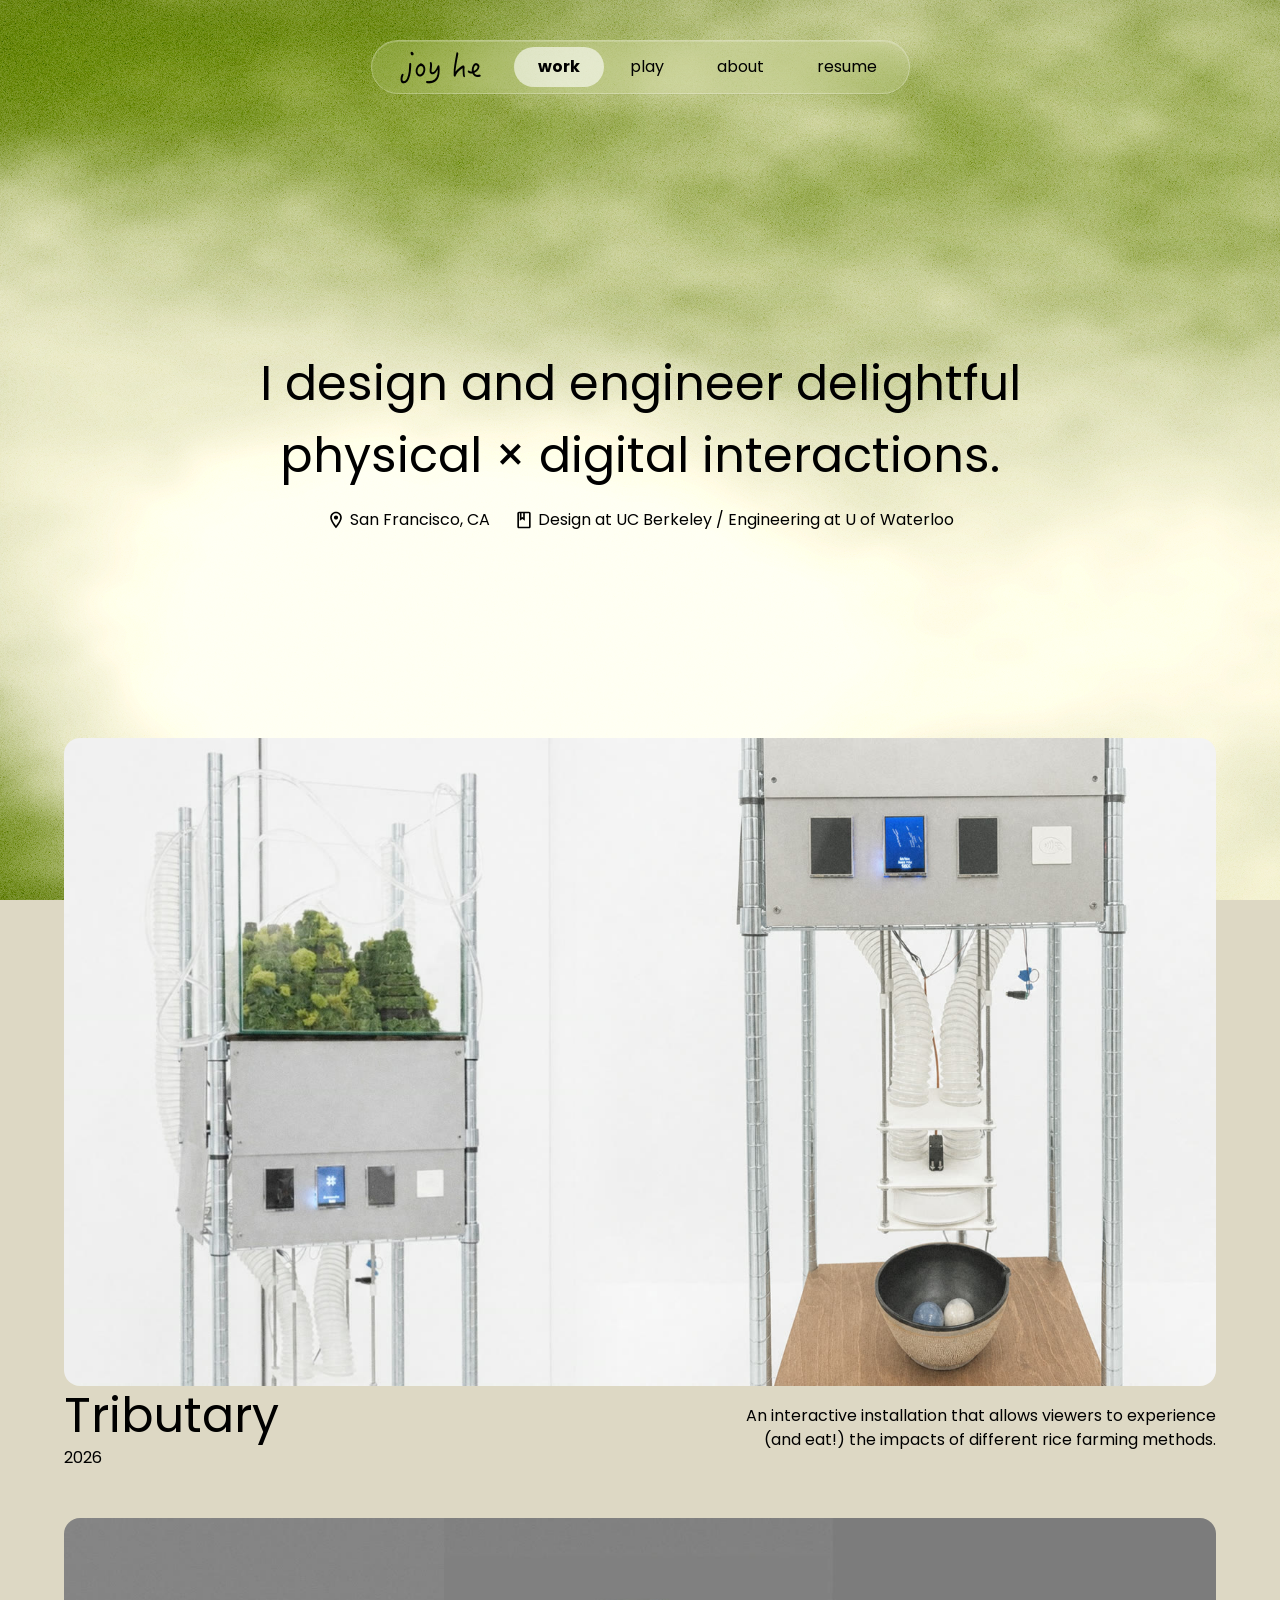
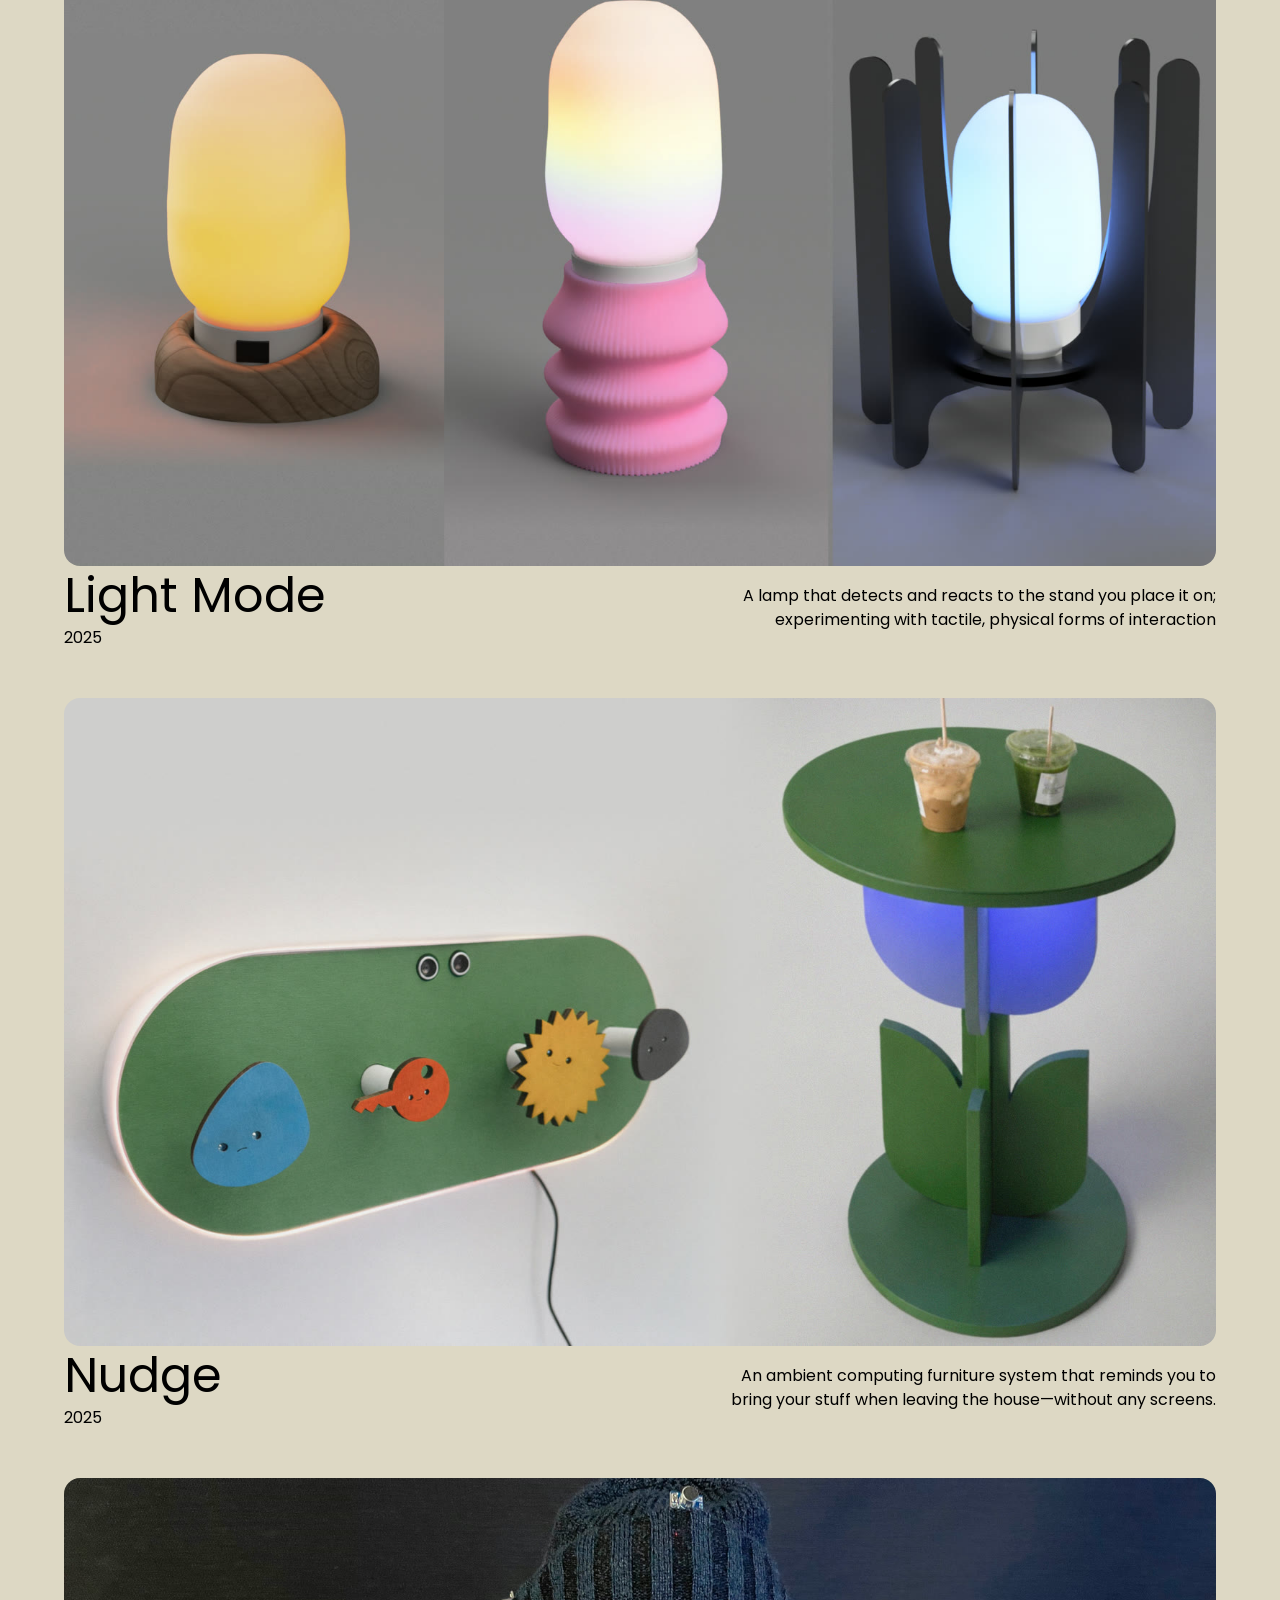
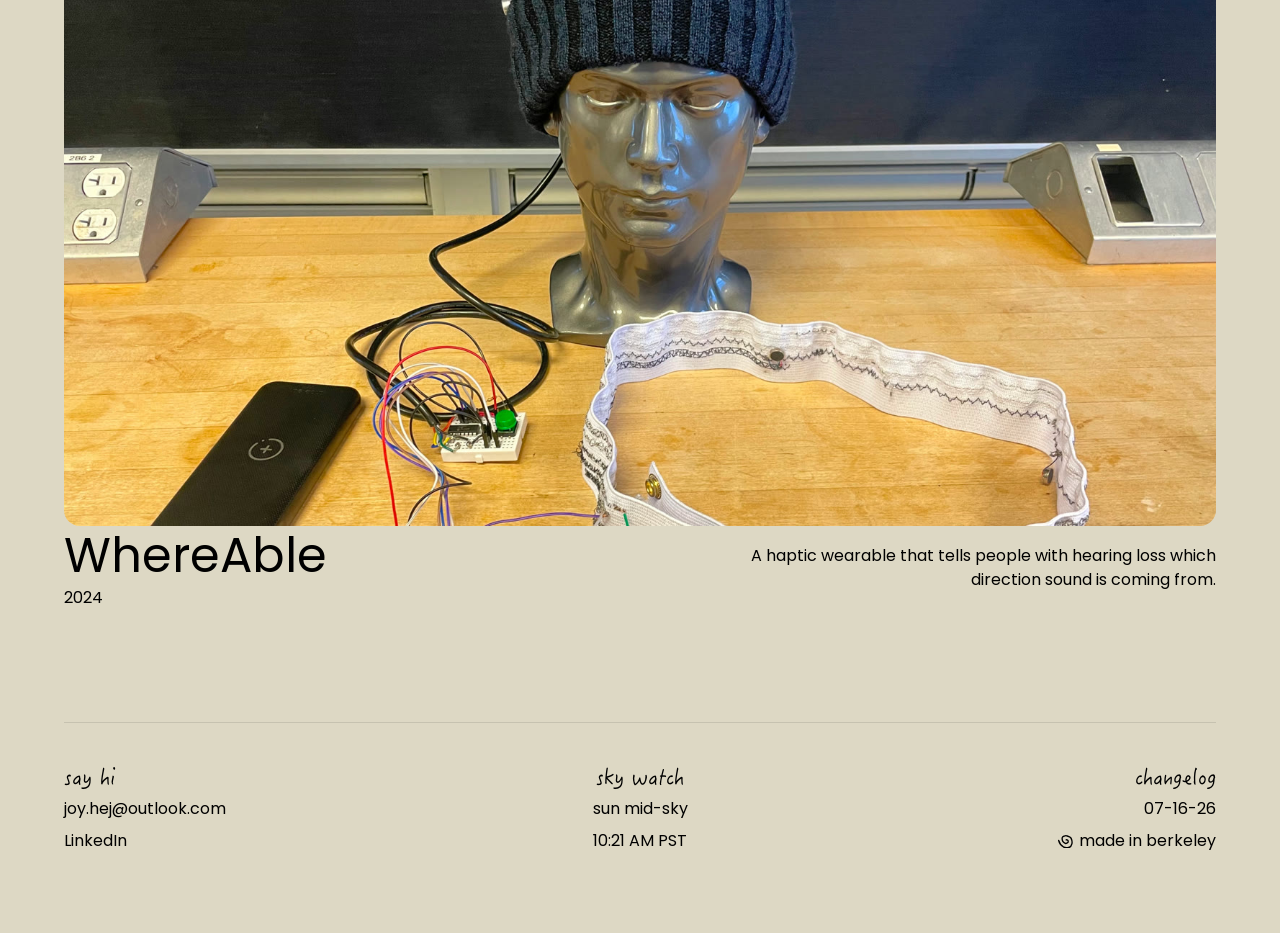
<file: index.html>
<!doctype html>
<html lang="en">
  <head>
    <meta charset="UTF-8" />
    <link rel="icon" type="image/png" sizes="32x32" href="/favicon-32.png" />
    <link rel="icon" type="image/png" sizes="48x48" href="/favicon-48.png" />
    <link rel="icon" href="/favicon.svg" type="image/svg+xml" />
    <link rel="apple-touch-icon" href="/apple-touch-icon.png" />
    <meta name="viewport" content="width=device-width, initial-scale=1.0" />
    <title>Joy He</title>
    <script type="module" crossorigin src="/assets/index-DHZFlKfl.js"></script>
    <link rel="stylesheet" crossorigin href="/assets/index-CkDjI9qw.css">
  </head>
  <body>
    <div id="root"></div>
  </body>
</html>
</file>
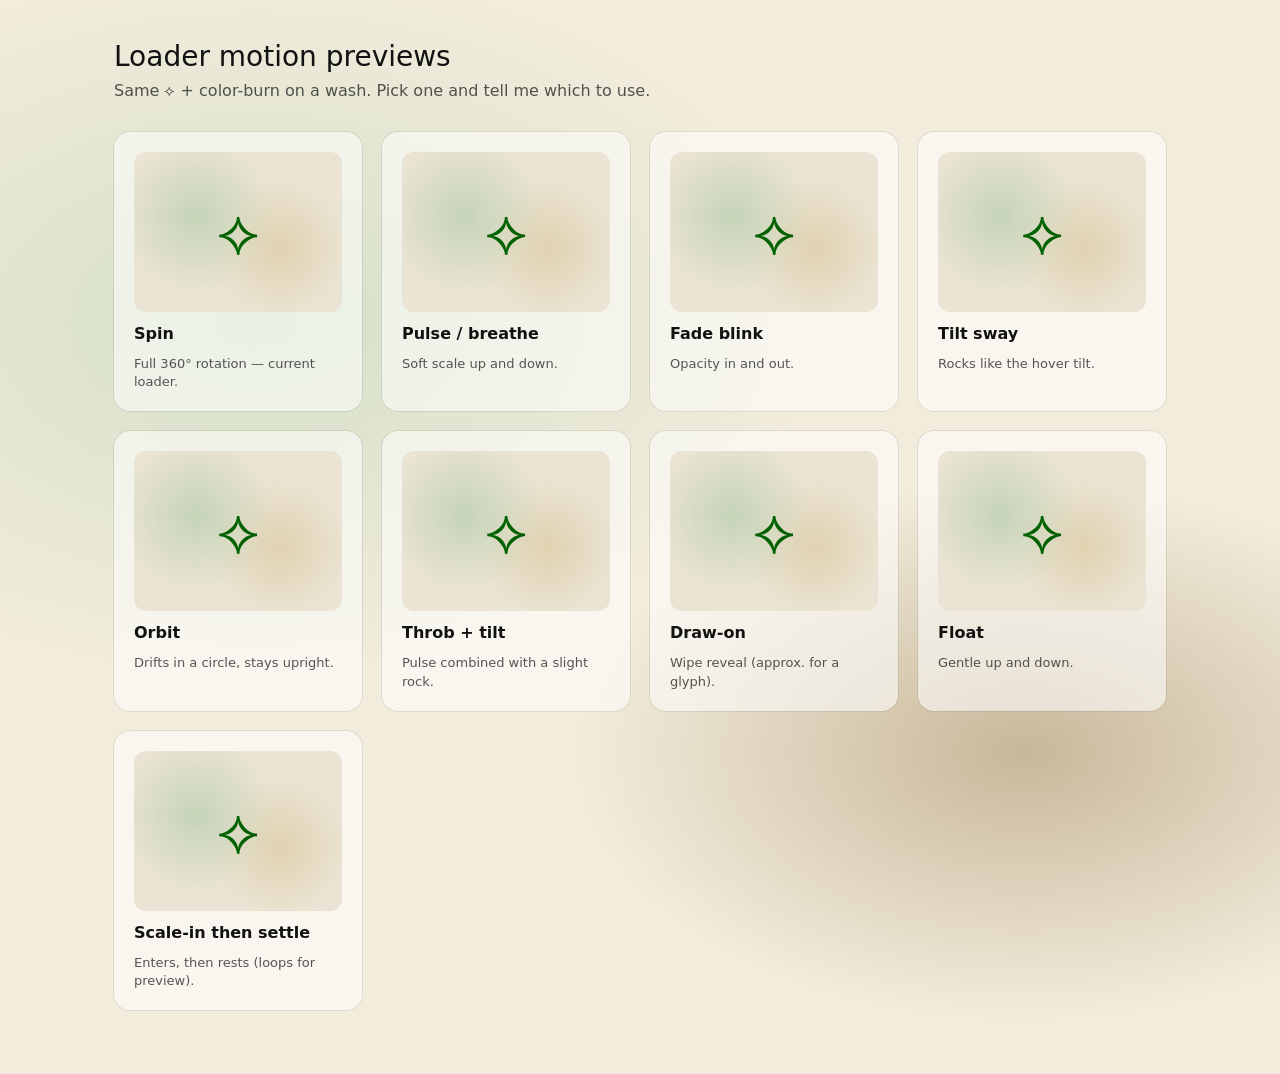
<file: loader-previews.html>
<!doctype html>
<html lang="en">
  <head>
    <meta charset="UTF-8" />
    <meta name="viewport" content="width=device-width, initial-scale=1.0" />
    <title>Loader motion previews</title>
    <style>
      :root {
        --ink: #1e3d2f;
        --wash: #f2ecdc;
      }

      * {
        box-sizing: border-box;
      }

      body {
        margin: 0;
        min-height: 100svh;
        font-family: 'Poppins', system-ui, sans-serif;
        color: #111;
        background:
          radial-gradient(ellipse 80% 60% at 20% 30%, #d4e0c8 0%, transparent 55%),
          radial-gradient(ellipse 70% 50% at 80% 70%, #c8b89a 0%, transparent 50%),
          var(--wash);
      }

      main {
        max-width: 1100px;
        margin: 0 auto;
        padding: 40px 24px 64px;
      }

      h1 {
        margin: 0 0 8px;
        font-size: 28px;
        font-weight: 400;
      }

      .lede {
        margin: 0 0 32px;
        opacity: 0.7;
      }

      .grid {
        display: grid;
        grid-template-columns: repeat(auto-fill, minmax(220px, 1fr));
        gap: 20px;
      }

      .card {
        display: flex;
        flex-direction: column;
        gap: 12px;
        padding: 20px;
        background: rgba(255, 255, 255, 0.55);
        border-radius: 16px;
        box-shadow: 0 0 0 1px rgba(0, 0, 0, 0.08);
      }

      .stage {
        display: flex;
        align-items: center;
        justify-content: center;
        height: 160px;
        border-radius: 12px;
        background:
          radial-gradient(circle at 30% 40%, #c5d4b8, transparent 45%),
          radial-gradient(circle at 70% 60%, #e0d2b0, transparent 40%),
          #ebe4d4;
        overflow: hidden;
      }

      .star-wrap {
        display: flex;
        align-items: center;
        justify-content: center;
        mix-blend-mode: color-burn;
      }

      .star {
        color: var(--ink);
        font-size: 64px;
        line-height: 1;
        user-select: none;
      }

      .card h2 {
        margin: 0;
        font-size: 16px;
        font-weight: 600;
      }

      .card p {
        margin: 0;
        font-size: 13px;
        line-height: 1.4;
        opacity: 0.7;
      }

      /* 1. Spin (current) */
      .motion-spin .star {
        animation: spin 2.4s linear infinite;
      }

      /* 2. Pulse / breathe */
      .motion-pulse .star {
        animation: pulse 1.8s ease-in-out infinite;
      }

      /* 3. Fade blink */
      .motion-fade .star {
        animation: fade 1.6s ease-in-out infinite;
      }

      /* 4. Tilt sway */
      .motion-tilt .star {
        animation: tilt 2s ease-in-out infinite;
      }

      /* 5. Orbit */
      .motion-orbit .star-wrap {
        animation: orbit 2.8s linear infinite;
      }

      /* 6. Throb + tilt */
      .motion-throb .star {
        animation: throb 1.9s ease-in-out infinite;
      }

      /* 7. Draw-on (approximate with clip for glyph) */
      .motion-draw .star {
        animation: draw 2.4s ease-in-out infinite;
      }

      /* 8. Float */
      .motion-float .star {
        animation: float 2.2s ease-in-out infinite;
      }

      /* 9. Scale-in then settle (loop for preview) */
      .motion-settle .star {
        animation: settle 2.6s ease-out infinite;
      }

      @keyframes spin {
        to {
          transform: rotate(360deg);
        }
      }

      @keyframes pulse {
        0%,
        100% {
          transform: scale(0.88);
        }
        50% {
          transform: scale(1.08);
        }
      }

      @keyframes fade {
        0%,
        100% {
          opacity: 0.25;
        }
        50% {
          opacity: 1;
        }
      }

      @keyframes tilt {
        0%,
        100% {
          transform: rotate(-14deg);
        }
        50% {
          transform: rotate(14deg);
        }
      }

      @keyframes orbit {
        from {
          transform: rotate(0deg) translateX(64px) rotate(0deg);
        }
        to {
          transform: rotate(360deg) translateX(64px) rotate(-360deg);
        }
      }

      @keyframes throb {
        0%,
        100% {
          transform: scale(0.9) rotate(-10deg);
        }
        50% {
          transform: scale(1.12) rotate(10deg);
        }
      }

      @keyframes draw {
        0% {
          clip-path: inset(0 100% 0 0);
          opacity: 0.4;
        }
        45%,
        55% {
          clip-path: inset(0 0 0 0);
          opacity: 1;
        }
        100% {
          clip-path: inset(0 0 0 100%);
          opacity: 0.4;
        }
      }

      @keyframes float {
        0%,
        100% {
          transform: translateY(10px);
        }
        50% {
          transform: translateY(-12px);
        }
      }

      @keyframes settle {
        0% {
          transform: scale(0.2);
          opacity: 0;
        }
        35% {
          transform: scale(1.12);
          opacity: 1;
        }
        55% {
          transform: scale(0.96);
        }
        70%,
        100% {
          transform: scale(1);
          opacity: 1;
        }
      }

      @media (prefers-reduced-motion: reduce) {
        .star,
        .star-wrap {
          animation: none !important;
        }
      }
    </style>
  </head>
  <body>
    <main>
      <h1>Loader motion previews</h1>
      <p class="lede">
        Same ⟡ + color-burn on a wash. Pick one and tell me which to use.
      </p>
      <div class="grid">
        <article class="card motion-spin">
          <div class="stage">
            <div class="star-wrap"><span class="star">⟡</span></div>
          </div>
          <h2>Spin</h2>
          <p>Full 360° rotation — current loader.</p>
        </article>

        <article class="card motion-pulse">
          <div class="stage">
            <div class="star-wrap"><span class="star">⟡</span></div>
          </div>
          <h2>Pulse / breathe</h2>
          <p>Soft scale up and down.</p>
        </article>

        <article class="card motion-fade">
          <div class="stage">
            <div class="star-wrap"><span class="star">⟡</span></div>
          </div>
          <h2>Fade blink</h2>
          <p>Opacity in and out.</p>
        </article>

        <article class="card motion-tilt">
          <div class="stage">
            <div class="star-wrap"><span class="star">⟡</span></div>
          </div>
          <h2>Tilt sway</h2>
          <p>Rocks like the hover tilt.</p>
        </article>

        <article class="card motion-orbit">
          <div class="stage">
            <div class="star-wrap"><span class="star">⟡</span></div>
          </div>
          <h2>Orbit</h2>
          <p>Drifts in a circle, stays upright.</p>
        </article>

        <article class="card motion-throb">
          <div class="stage">
            <div class="star-wrap"><span class="star">⟡</span></div>
          </div>
          <h2>Throb + tilt</h2>
          <p>Pulse combined with a slight rock.</p>
        </article>

        <article class="card motion-draw">
          <div class="stage">
            <div class="star-wrap"><span class="star">⟡</span></div>
          </div>
          <h2>Draw-on</h2>
          <p>Wipe reveal (approx. for a glyph).</p>
        </article>

        <article class="card motion-float">
          <div class="stage">
            <div class="star-wrap"><span class="star">⟡</span></div>
          </div>
          <h2>Float</h2>
          <p>Gentle up and down.</p>
        </article>

        <article class="card motion-settle">
          <div class="stage">
            <div class="star-wrap"><span class="star">⟡</span></div>
          </div>
          <h2>Scale-in then settle</h2>
          <p>Enters, then rests (loops for preview).</p>
        </article>
      </div>
    </main>
  </body>
</html>
</file>
<file: assets/index-CkDjI9qw.css>
@font-face{font-family:Poppins;font-style:normal;font-display:swap;font-weight:400;src:url(/assets/poppins-latin-400-normal-cpxAROuN.woff2) format("woff2"),url(/assets/poppins-latin-400-normal-BOb3E3N0.woff) format("woff")}@font-face{font-family:Poppins;font-style:normal;font-display:swap;font-weight:700;src:url(/assets/poppins-latin-700-normal-Qrb0O0WB.woff2) format("woff2"),url(/assets/poppins-latin-700-normal-BVuQR_eA.woff) format("woff")}@font-face{font-family:HanziPen SC;font-style:normal;font-weight:400;font-display:swap;src:url(/fonts/HanzipenSC-Regular.woff2) format("woff2")}:root{--font-family-poppins: "Poppins", sans-serif;--font-family-logo: "HanziPen SC", "Hanzipen SC", cursive;--font-weight-regular: 400;--font-weight-bold: 700;--font-size-48: 48px;--font-size-32: 32px;--font-size-24: 24px;--font-size-16: 16px;--line-height-tight: 1.25;--line-height-normal: 1.5;--line-height-comfy: 1.5;--letter-spacing-0: 0;--text-h1-font-family: var(--font-family-poppins);--text-h1-font-size: var(--font-size-48);--text-h1-font-weight: var(--font-weight-regular);--text-h1-line-height: var(--line-height-tight);--text-h1-letter-spacing: var(--letter-spacing-0);--text-h2-font-family: var(--font-family-poppins);--text-h2-font-size: var(--font-size-24);--text-h2-font-weight: var(--font-weight-regular);--text-h2-line-height: var(--line-height-tight);--text-h2-letter-spacing: var(--letter-spacing-0);--text-body-font-family: var(--font-family-poppins);--text-body-font-size: var(--font-size-16);--text-body-font-weight: var(--font-weight-regular);--text-body-line-height: var(--line-height-normal);--text-body-letter-spacing: var(--letter-spacing-0);--text-logo-font-family: var(--font-family-logo);--text-logo-font-size: var(--font-size-32);--text-logo-font-weight: var(--font-weight-regular);--text-logo-line-height: 32px;--text-logo-letter-spacing: var(--letter-spacing-0);--text-nav-font-family: var(--font-family-poppins);--text-nav-font-size: var(--font-size-16);--text-nav-font-weight-active: var(--font-weight-bold);--text-nav-font-weight: var(--font-weight-regular);--text-nav-line-height: var(--line-height-normal);--text-nav-letter-spacing: var(--letter-spacing-0);--color-bg: #ddd8c4;--color-text: #000000;--color-nav-track: rgba(255, 255, 255, .14);--color-nav-active: #ffffff;--color-border: rgba(0, 0, 0, .1);--nav-gutter: 40px;--header-inset: var(--nav-gutter);--page-pad-x: 200px;--header-block: 62px;--card-peek: 18vh;--cursor-asterisk: url(data:image/svg+xml,%3Csvg%20xmlns%3D%22http%3A%2F%2Fwww.w3.org%2F2000%2Fsvg%22%20width%3D%2227%22%20height%3D%2224%22%20viewBox%3D%220%200%2027%2024%22%20fill%3D%22none%22%3E%3Cpath%20d%3D%22M14.5159%208.63148C16.3657%208.14585%2017.7564%209.73726%2017.8421%2010.1385C17.9279%2010.5397%2018.196%2012.4006%2017.8846%2012.8472C17.1255%2013.6374%2014.7618%2015.2006%2013.573%2015.0671C12.1217%2014.9041%208.63226%2012.3642%208.04683%2010.1867C7.87966%209.56498%207.33464%205.24496%207.52966%204.68604C8.17628%202.83284%2010.2981%202.33528%2011.0978%201.9802L11.1338%201.96423C12.1808%201.49912%2013.7436%200.804944%2015.5745%201.48068C16.6808%201.88898%2021.9697%202.92444%2023.206%205.60181C23.7704%206.82406%2025.759%2011.5747%2024.6725%2015.9055C24.0015%2018.5799%2021.3204%2022.1828%2018.618%2022.2758C16.4138%2022.3517%2012.9842%2023.1599%2010.3121%2021.5331C7.43352%2019.7806%203.07582%2017.4032%201.20117%209.77901%22%20stroke%3D%22black%22%20stroke-width%3D%222.4%22%20stroke-linecap%3D%22round%22%20stroke-linejoin%3D%22round%22%2F%3E%3C%2Fsvg%3E) 13 12, auto}*,*:before,*:after{box-sizing:border-box}body{margin:0;font-family:var(--font-family-poppins);color:var(--color-text);background:var(--color-bg);cursor:var(--cursor-asterisk);font-synthesis:none;text-rendering:optimizeLegibility;-webkit-font-smoothing:antialiased;-moz-osx-font-smoothing:grayscale}a,button,[role=button],label[for],select,summary{cursor:var(--cursor-asterisk)}#root{min-height:100svh;background:var(--color-bg)}p{margin:0}img{display:block}.app-boot{pointer-events:none}.organic{position:fixed;inset:0;z-index:0;overflow:hidden;pointer-events:none;background:#f2ecdc}.organic__canvas{position:absolute;left:-24px;top:0;width:calc(100% + 48px);height:100%;display:block;filter:blur(.4px)}.organic__canvas--bloom{z-index:1;filter:blur(48px) saturate(1) brightness(.8);opacity:.85;mix-blend-mode:hard-light;transform:scale(1.06);transform-origin:center center;pointer-events:none}.organic--plain .organic__canvas{visibility:hidden}.organic__grain{position:absolute;inset:0;z-index:2;opacity:1;background-repeat:repeat;background-size:512px 512px;mix-blend-mode:color-burn;pointer-events:none}.squiggle-mark__path--draw{stroke-dasharray:1;stroke-dashoffset:-1;animation:squiggle-draw 1.15s cubic-bezier(.22,1,.36,1) forwards}@keyframes squiggle-draw{0%{stroke-dashoffset:-1}to{stroke-dashoffset:0}}@media(prefers-reduced-motion:reduce){.squiggle-mark__path--draw{animation:none;stroke-dashoffset:0}}.asterisk-cursor{position:fixed;top:0;left:0;z-index:10000;margin:0;padding:0;pointer-events:none;opacity:0;width:27px;height:24px;line-height:0;display:flex;align-items:center;justify-content:center;transform:translate(-50%,-50%) rotate(0);transition:transform .28s cubic-bezier(.22,1,.36,1),opacity .12s ease;will-change:transform;-webkit-user-select:none;user-select:none}.asterisk-cursor svg{display:block}.asterisk-cursor--visible{opacity:1}.asterisk-cursor--hot{transform:translate(-50%,-50%) rotate(120deg)}html.has-asterisk-cursor,html.has-asterisk-cursor *{cursor:none!important}@media(prefers-reduced-motion:reduce){.asterisk-cursor{transition:opacity .12s ease}.asterisk-cursor--hot{transform:translate(-50%,-50%) rotate(120deg)}}.loader{position:fixed;inset:0;z-index:40;display:flex;align-items:center;justify-content:center;background:transparent;mix-blend-mode:overlay;opacity:1;transition:opacity .52s cubic-bezier(.22,1,.36,1);pointer-events:auto}.loader--out{opacity:0;pointer-events:none}.loader__sr{position:absolute;width:1px;height:1px;padding:0;margin:-1px;overflow:hidden;clip:rect(0,0,0,0);white-space:nowrap;border:0}.loader__asterisk{display:flex;align-items:center;justify-content:center}.loader__asterisk-mark{color:#000;width:min(28vw,140px);height:auto;max-height:min(25vw,124px);line-height:0;-webkit-user-select:none;user-select:none}.site-nav{display:flex;align-items:center;justify-content:center;width:100%;min-height:var(--header-block);padding-block:0}.site-nav__pill-wrap{position:fixed;top:var(--nav-gutter);left:0;right:0;z-index:20;display:flex;justify-content:center;pointer-events:none;transition:transform .4s cubic-bezier(.22,1,.36,1)}.site-nav__pill-wrap--hidden{transform:translateY(calc(-100% - var(--nav-gutter) - 8px));pointer-events:none}.site-nav__pill{display:flex;align-items:center;gap:8px;padding:6px;border-radius:50px;border:1px solid rgba(255,255,255,.28);background:var(--color-nav-track);box-shadow:inset 0 1px #ffffff2e,0 1px 1px #00000008;-webkit-backdrop-filter:blur(28px) saturate(1.15);backdrop-filter:blur(28px) saturate(1.15);pointer-events:auto}.site-nav__logo{display:flex;align-items:center;justify-content:center;margin:0;padding:0 24px 4px;border:0;background:transparent;font-family:var(--text-logo-font-family);font-size:var(--text-logo-font-size);font-weight:var(--text-logo-font-weight);line-height:var(--text-logo-line-height);letter-spacing:var(--text-logo-letter-spacing);color:var(--color-text);text-decoration:none;white-space:nowrap;user-select:none;-webkit-user-select:none}.site-nav__links{position:relative;display:flex;align-items:center}.site-nav__active-pill{position:absolute;top:0;left:0;height:100%;border-radius:50px;background:#fff9;pointer-events:none;opacity:0;z-index:0}.site-nav__active-pill--ready{opacity:1;transition:transform .4s cubic-bezier(.22,1,.36,1),width .4s cubic-bezier(.22,1,.36,1)}.site-nav__item{position:relative;z-index:1;display:inline-flex;flex-direction:column;align-items:center;justify-content:center;padding:8px 24px;border-radius:50px;font-family:var(--text-nav-font-family);font-size:var(--text-nav-font-size);font-weight:var(--text-nav-font-weight);line-height:var(--text-nav-line-height);letter-spacing:var(--text-nav-letter-spacing);color:var(--color-text);text-decoration:none;white-space:nowrap;background:transparent}.site-nav__item:after{content:attr(data-label);font-weight:var(--text-nav-font-weight-active);height:0;overflow:hidden;visibility:hidden;pointer-events:none;-webkit-user-select:none;user-select:none}.site-nav__item--active{font-weight:var(--text-nav-font-weight-active)}@media(prefers-reduced-motion:reduce){.site-nav__pill-wrap{transition:none}.site-nav__pill-wrap--hidden{transform:none}.site-nav__active-pill--ready{transition:none}}.site-footer{display:flex;align-items:flex-start;justify-content:space-between;gap:32px;width:100%;margin-top:64px;padding-top:40px;border-top:1px solid var(--color-border)}.site-footer__col{display:flex;flex-direction:column;gap:8px;min-width:0;flex:1}.site-footer__col--center{text-align:center;align-items:center}.site-footer__col--end{text-align:right;align-items:flex-end}.site-footer__title{margin:0;font-family:var(--font-family-logo);font-size:22px;font-weight:var(--font-weight-regular);line-height:1.2;letter-spacing:var(--letter-spacing-0)}.site-footer__time{font-variant-numeric:tabular-nums}.site-footer a{color:inherit;text-decoration:none}.site-footer a:hover{text-decoration:underline}.site-footer__note{opacity:1}.site-footer__made{display:inline-flex;align-items:center;gap:.35em}.site-footer__squiggle{width:.95em;height:auto;flex-shrink:0}@media(max-width:900px){.site-footer{flex-direction:column;gap:28px}.site-footer__col--end,.site-footer__col--center{text-align:left;align-items:flex-start}}.layout{position:relative;z-index:1;display:flex;flex-direction:column;align-items:center;width:100%;min-height:100svh;padding:var(--nav-gutter) var(--page-pad-x) 80px;color:var(--color-text);box-sizing:border-box}.layout .site-nav{min-height:var(--header-block);padding-block:0;margin-bottom:var(--nav-gutter)}.layout--case{padding-bottom:80px;background:#f1f1f1}.layout--case .layout__main{gap:48px}html.page--case,html.page--case body,html.page--case #root{background:#f1f1f1}html.page--case .organic{visibility:hidden}.layout__main{display:flex;flex-direction:column;align-items:flex-start;gap:48px;width:100%;animation:layout-page-in .55s cubic-bezier(.22,1,.36,1) both}@keyframes layout-page-in{0%{opacity:0;transform:translateY(12px)}to{opacity:1;transform:translateY(0)}}@media(max-width:1280px){.layout{--page-pad-x: 64px}}@media(max-width:900px){.layout{--page-pad-x: 24px;--nav-gutter: 24px;padding-bottom:56px}}@media(prefers-reduced-motion:reduce){.layout__main{animation:none}}.route-fallback{display:flex;flex-direction:column;align-items:flex-start;justify-content:center;gap:12px;min-height:40vh;width:100%}.route-fallback__mark{width:28px;height:auto;opacity:.55;animation:route-fallback-pulse 1.2s ease-in-out infinite}.route-fallback__sr{position:absolute;width:1px;height:1px;padding:0;margin:-1px;overflow:hidden;clip:rect(0,0,0,0);white-space:nowrap;border:0}.route-fallback__retry{appearance:none;margin:0;padding:0;border:0;background:none;font:inherit;color:inherit;text-decoration:underline;text-underline-offset:.2em;cursor:inherit}@keyframes route-fallback-pulse{0%,to{opacity:.35}50%{opacity:.8}}@media(prefers-reduced-motion:reduce){.route-fallback__mark{animation:none}}.text-h1{font-family:var(--text-h1-font-family);font-size:var(--text-h1-font-size);font-weight:var(--text-h1-font-weight);line-height:var(--text-h1-line-height);letter-spacing:var(--text-h1-letter-spacing)}.text-h2{font-family:var(--text-h2-font-family);font-size:var(--text-h2-font-size);font-weight:var(--text-h2-font-weight);line-height:var(--text-h2-line-height);letter-spacing:var(--text-h2-letter-spacing)}.text-body{font-family:var(--text-body-font-family);font-size:var(--text-body-font-size);font-weight:var(--text-body-font-weight);line-height:var(--text-body-line-height);letter-spacing:var(--text-body-letter-spacing)}.wireframe{--header-inset: 40px;--page-pad-x: 200px;--header-block: 62px;--card-peek: 18vh;position:relative;z-index:1;display:flex;flex-direction:column;align-items:flex-start;gap:0;width:100%;min-height:100%;max-width:1440px;margin-inline:auto;padding:var(--header-inset) var(--page-pad-x) 80px;background:transparent;color:var(--color-text);box-sizing:border-box}.wireframe__page{display:flex;flex-direction:column;align-items:flex-start;gap:48px;width:100%}.wireframe__page--in{animation:wireframe-page-in .55s cubic-bezier(.22,1,.36,1) both}.wireframe__page--out{opacity:0;transform:translateY(12px);pointer-events:none;transition:opacity .32s ease,transform .32s ease}@keyframes wireframe-page-in{0%{opacity:0;transform:translateY(18px)}to{opacity:1;transform:translateY(0)}}[data-reveal]{opacity:0;transform:translateY(28px);transition:opacity .7s cubic-bezier(.22,1,.36,1),transform .7s cubic-bezier(.22,1,.36,1);transition-delay:var(--reveal-delay, 0ms)}[data-reveal].is-revealed{opacity:1;transform:translateY(0)}.wireframe__intro[data-reveal].is-revealed,.wireframe__placeholder[data-reveal].is-revealed{transition-delay:40ms}.wireframe__header{display:flex;align-items:center;justify-content:center;width:100%;min-height:52px;padding-block:5px}.wireframe__pill-wrap{position:fixed;top:calc(var(--header-inset) + 5px);left:0;right:0;z-index:20;display:flex;justify-content:center;pointer-events:none;transition:transform .4s cubic-bezier(.22,1,.36,1)}.wireframe__pill-wrap--hidden{transform:translateY(calc(-100% - var(--header-inset) - 13px));pointer-events:none}.wireframe__pill{display:flex;align-items:center;gap:8px;padding:6px;border-radius:50px;border:1px solid rgba(255,255,255,.28);background:var(--color-nav-track);box-shadow:inset 0 1px #ffffff2e,0 1px 1px #00000008;-webkit-backdrop-filter:blur(28px) saturate(1.15);backdrop-filter:blur(28px) saturate(1.15);pointer-events:auto}.wireframe__logo{display:flex;align-items:center;justify-content:center;margin:0;padding:0 24px 4px;border:0;background:transparent;font-family:var(--text-logo-font-family);font-size:var(--text-logo-font-size);font-weight:var(--text-logo-font-weight);line-height:var(--text-logo-line-height);letter-spacing:var(--text-logo-letter-spacing);color:var(--color-text);white-space:nowrap;user-select:none;-webkit-user-select:none;pointer-events:none}.wireframe__nav{position:relative;display:flex;align-items:center}.wireframe__nav-pill{position:absolute;top:0;left:0;height:100%;border-radius:50px;background:#fff9;pointer-events:none;opacity:0;z-index:0}.wireframe__nav-pill--ready{opacity:1;transition:transform .4s cubic-bezier(.22,1,.36,1),width .4s cubic-bezier(.22,1,.36,1)}.wireframe__nav-item{position:relative;z-index:1;display:inline-flex;flex-direction:column;align-items:center;justify-content:center;padding:8px 24px;border-radius:50px;font-family:var(--text-nav-font-family);font-size:var(--text-nav-font-size);font-weight:var(--text-nav-font-weight);line-height:var(--text-nav-line-height);letter-spacing:var(--text-nav-letter-spacing);color:var(--color-text);text-decoration:none;white-space:nowrap;background:transparent}.wireframe__nav-item:after{content:attr(data-label);font-weight:var(--text-nav-font-weight-active);height:0;overflow:hidden;visibility:hidden;pointer-events:none;-webkit-user-select:none;user-select:none}.wireframe__nav-item--active{font-weight:var(--text-nav-font-weight-active)}.wireframe__intro{display:flex;flex-direction:column;align-items:center;justify-content:center;gap:16px;width:100%;margin:0 0 -48px;min-height:calc(100svh - (2 * var(--nav-gutter)) - var(--header-block) - var(--card-peek));box-sizing:border-box}.wireframe__headline{margin:0;width:100%;text-align:center;line-height:var(--line-height-comfy)}.wireframe__meta{display:flex;align-items:center;gap:24px}.wireframe__meta-item{display:flex;align-items:center;gap:4px}.wireframe__meta-item img{width:20px;height:20px;flex-shrink:0}.wireframe__placeholder{display:flex;flex-direction:column;align-items:center;gap:16px;width:100%;margin-top:48px;text-align:center}.wireframe__work{display:flex;flex-direction:column;gap:48px;width:100%;scroll-margin-top:calc((2 * var(--nav-gutter)) + var(--header-block) + 24px)}.wireframe__play{display:grid;grid-template-columns:1fr 1fr;gap:48px 30px;width:100%;scroll-margin-top:calc((2 * var(--nav-gutter)) + var(--header-block) + 24px)}.wireframe__project{display:flex;flex-direction:column;align-items:flex-start;width:100%;color:inherit;text-decoration:none}.wireframe__media{position:relative;width:100%;aspect-ratio:1184 / 666;overflow:clip;border-radius:16px;transform:scale(1);transform-origin:center bottom;transition:transform .55s cubic-bezier(.22,1,.36,1);will-change:transform}.wireframe__media--play{aspect-ratio:1 / 1;transform-origin:center center}.wireframe__media img,.wireframe__media video{position:absolute;inset:0;width:100%;height:100%;display:block;object-fit:cover;object-position:center}.wireframe__project--aura .wireframe__media img{object-position:20% center}.wireframe__project:hover .wireframe__media,.wireframe__project:focus-visible .wireframe__media{transform:scale(1.025)}.wireframe__project-info{display:flex;align-items:center;justify-content:space-between;width:100%;color:var(--color-text)}.wireframe__project-info--play{flex-direction:column;align-items:flex-start;gap:8px;margin-top:12px}.wireframe__project-title-block{display:flex;flex-direction:column;align-items:flex-start}.wireframe__project-title-block h2{margin:0;white-space:nowrap}.wireframe__project--play .wireframe__project-title-block h2{white-space:normal}.wireframe__project-desc{width:500px;flex-shrink:0;text-align:right}.wireframe__project-desc--play{width:100%;text-align:left}.wireframe__footer{display:flex;align-items:flex-start;justify-content:space-between;gap:32px;width:100%;margin-top:64px;padding-top:40px;border-top:1px solid var(--color-border)}.wireframe__footer-col{display:flex;flex-direction:column;gap:8px;min-width:0;flex:1}.wireframe__footer-col--center{text-align:center;align-items:center}.wireframe__footer-col--end{text-align:right;align-items:flex-end}.wireframe__footer-title{margin:0;font-family:var(--font-family-logo);font-size:22px;font-weight:var(--font-weight-regular);line-height:1.2;letter-spacing:var(--letter-spacing-0)}.wireframe__footer-time{font-variant-numeric:tabular-nums}.wireframe__footer a{color:inherit;text-decoration:none}.wireframe__footer a:hover{text-decoration:underline}.wireframe__footer-note{opacity:1}.wireframe__footer-made{display:inline-flex;align-items:center;gap:.35em}.wireframe__footer-squiggle{width:.95em;height:auto;flex-shrink:0}@media(max-width:1280px){.wireframe{--header-inset: 32px;--page-pad-x: 48px;padding:var(--header-inset) var(--page-pad-x) 64px}}@media(max-width:900px){.wireframe{--header-inset: 24px;--page-pad-x: 24px;--card-peek: 14vh;padding:var(--header-inset) var(--page-pad-x) 40px}.wireframe__page{gap:32px}.wireframe__intro{margin-bottom:-32px}.wireframe__header{justify-content:center}.wireframe__pill{max-width:calc(100vw - 2 * var(--page-pad-x));flex-wrap:wrap;justify-content:center}.wireframe__nav{flex-wrap:wrap;justify-content:center}.wireframe__meta{flex-direction:column;align-items:center;gap:8px}.wireframe__project-info{flex-direction:column;align-items:flex-start;gap:12px}.wireframe__play{grid-template-columns:1fr;gap:32px}.wireframe__project-desc{width:100%;text-align:left}.wireframe__footer{flex-direction:column;gap:28px}.wireframe__footer-col--end,.wireframe__footer-col--center{text-align:left;align-items:flex-start}}@media(prefers-reduced-motion:reduce){.wireframe__page--in{animation:none}.wireframe__media{transition:none}.wireframe__project:hover .wireframe__media,.wireframe__project:focus-visible .wireframe__media{transform:none}.wireframe__pill-wrap{transition:none}.wireframe__pill-wrap--hidden{transform:none}.wireframe__page,[data-reveal],.wireframe__nav-item,.wireframe__nav-pill--ready{transition:none}.wireframe__page--out,.wireframe__page--in,[data-reveal],[data-reveal].is-revealed{opacity:1;transform:none}}
</file>
